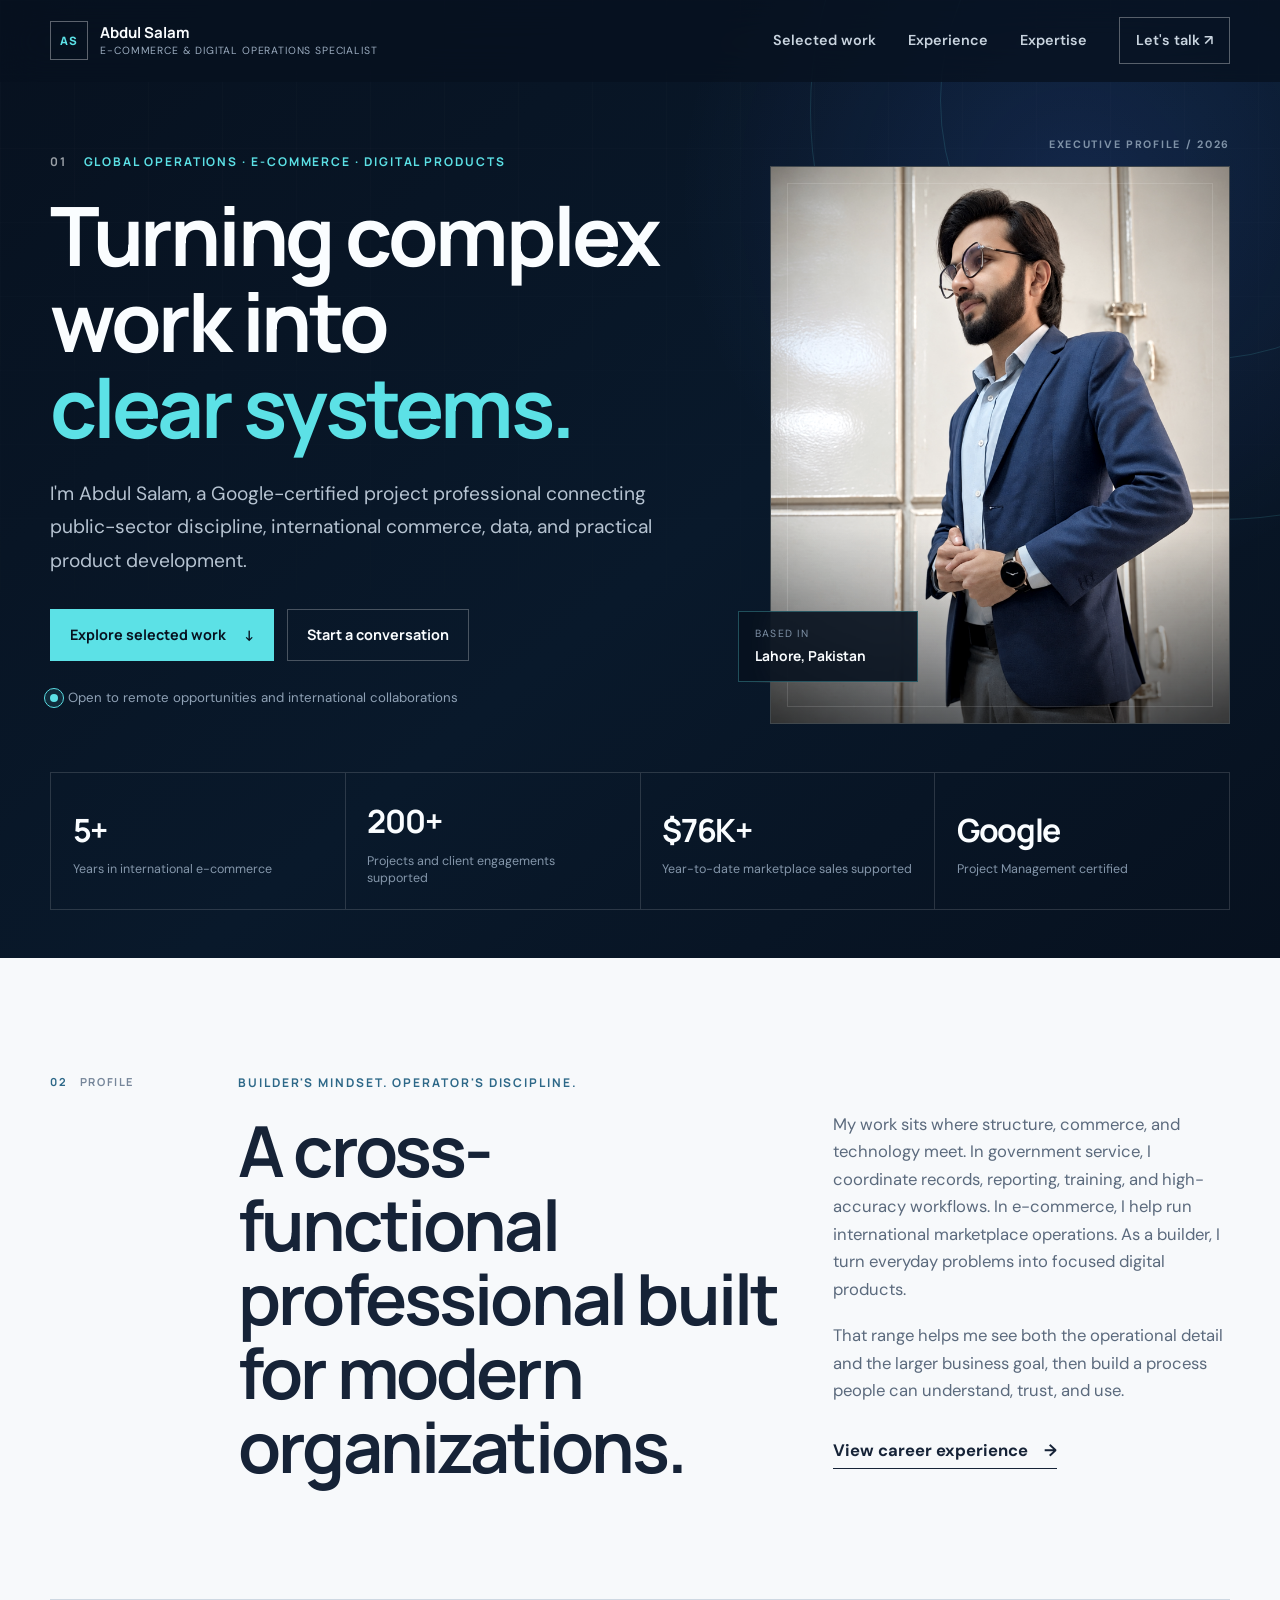
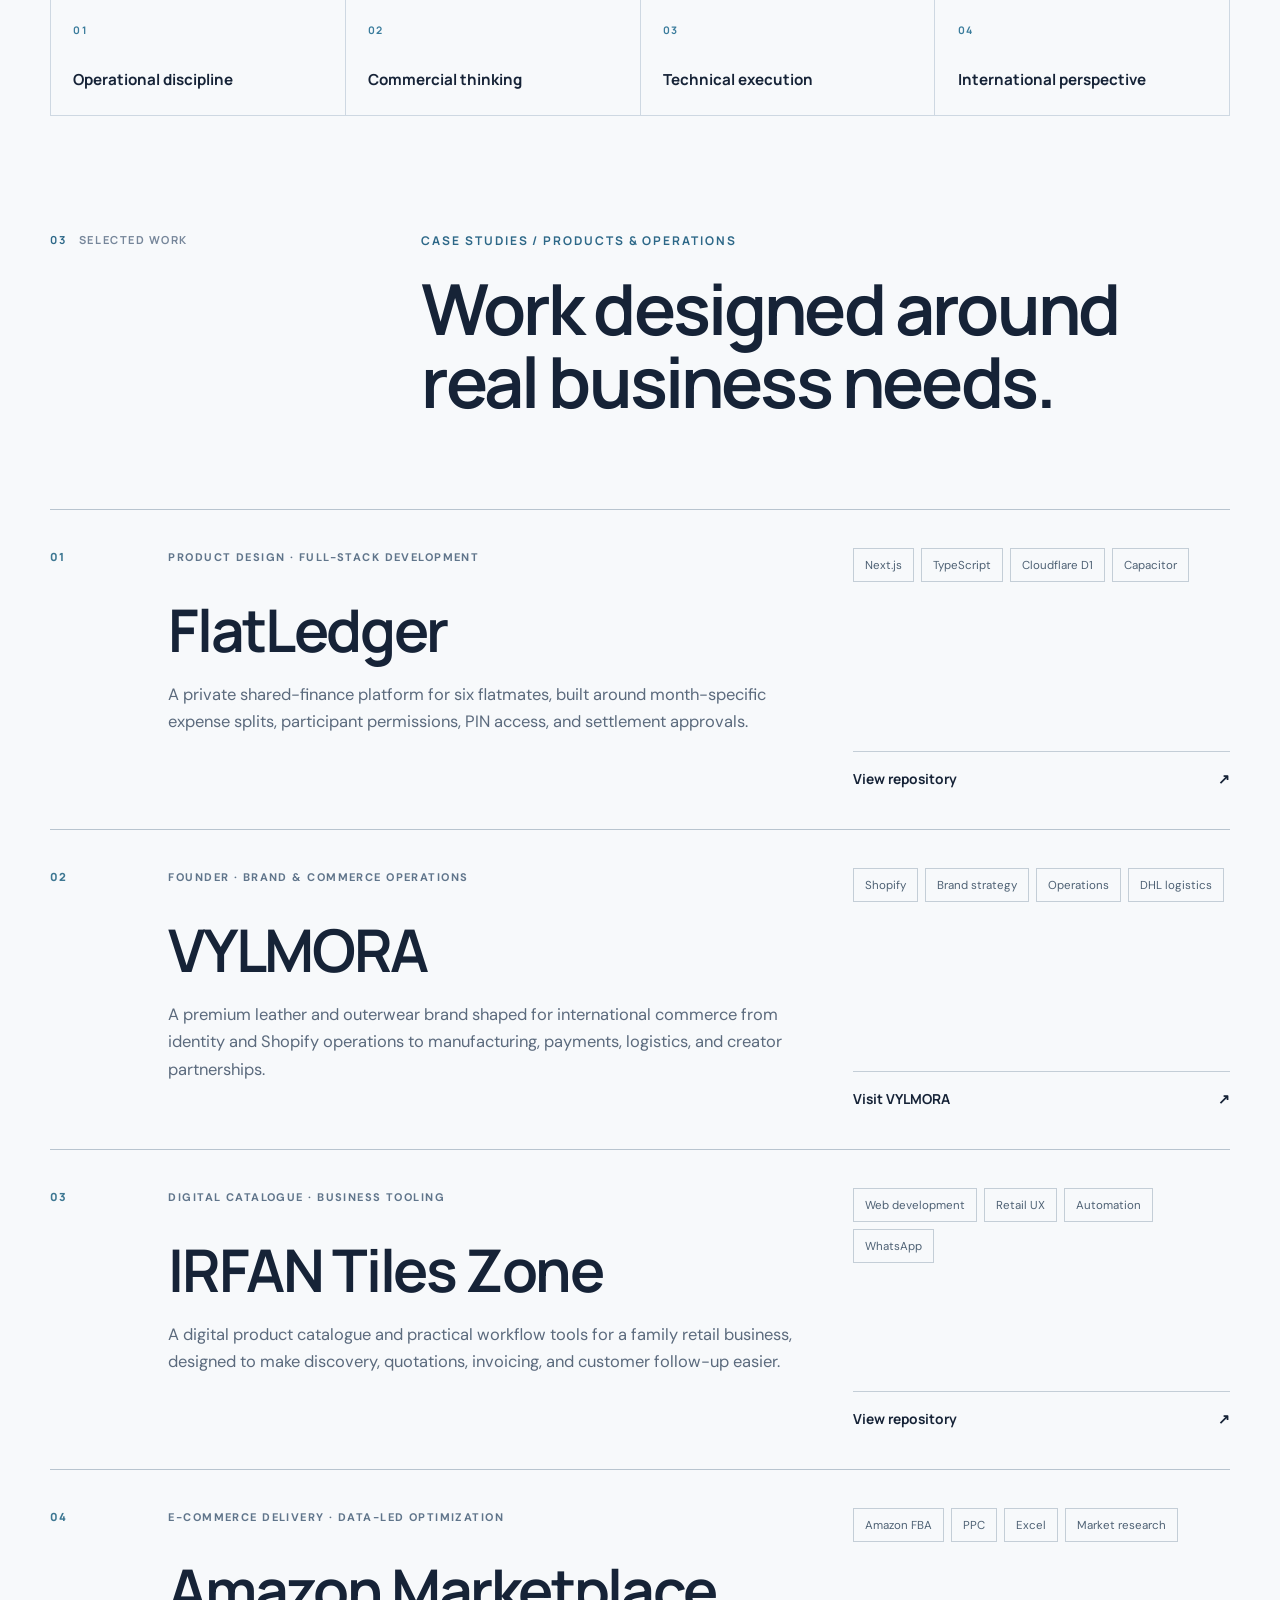
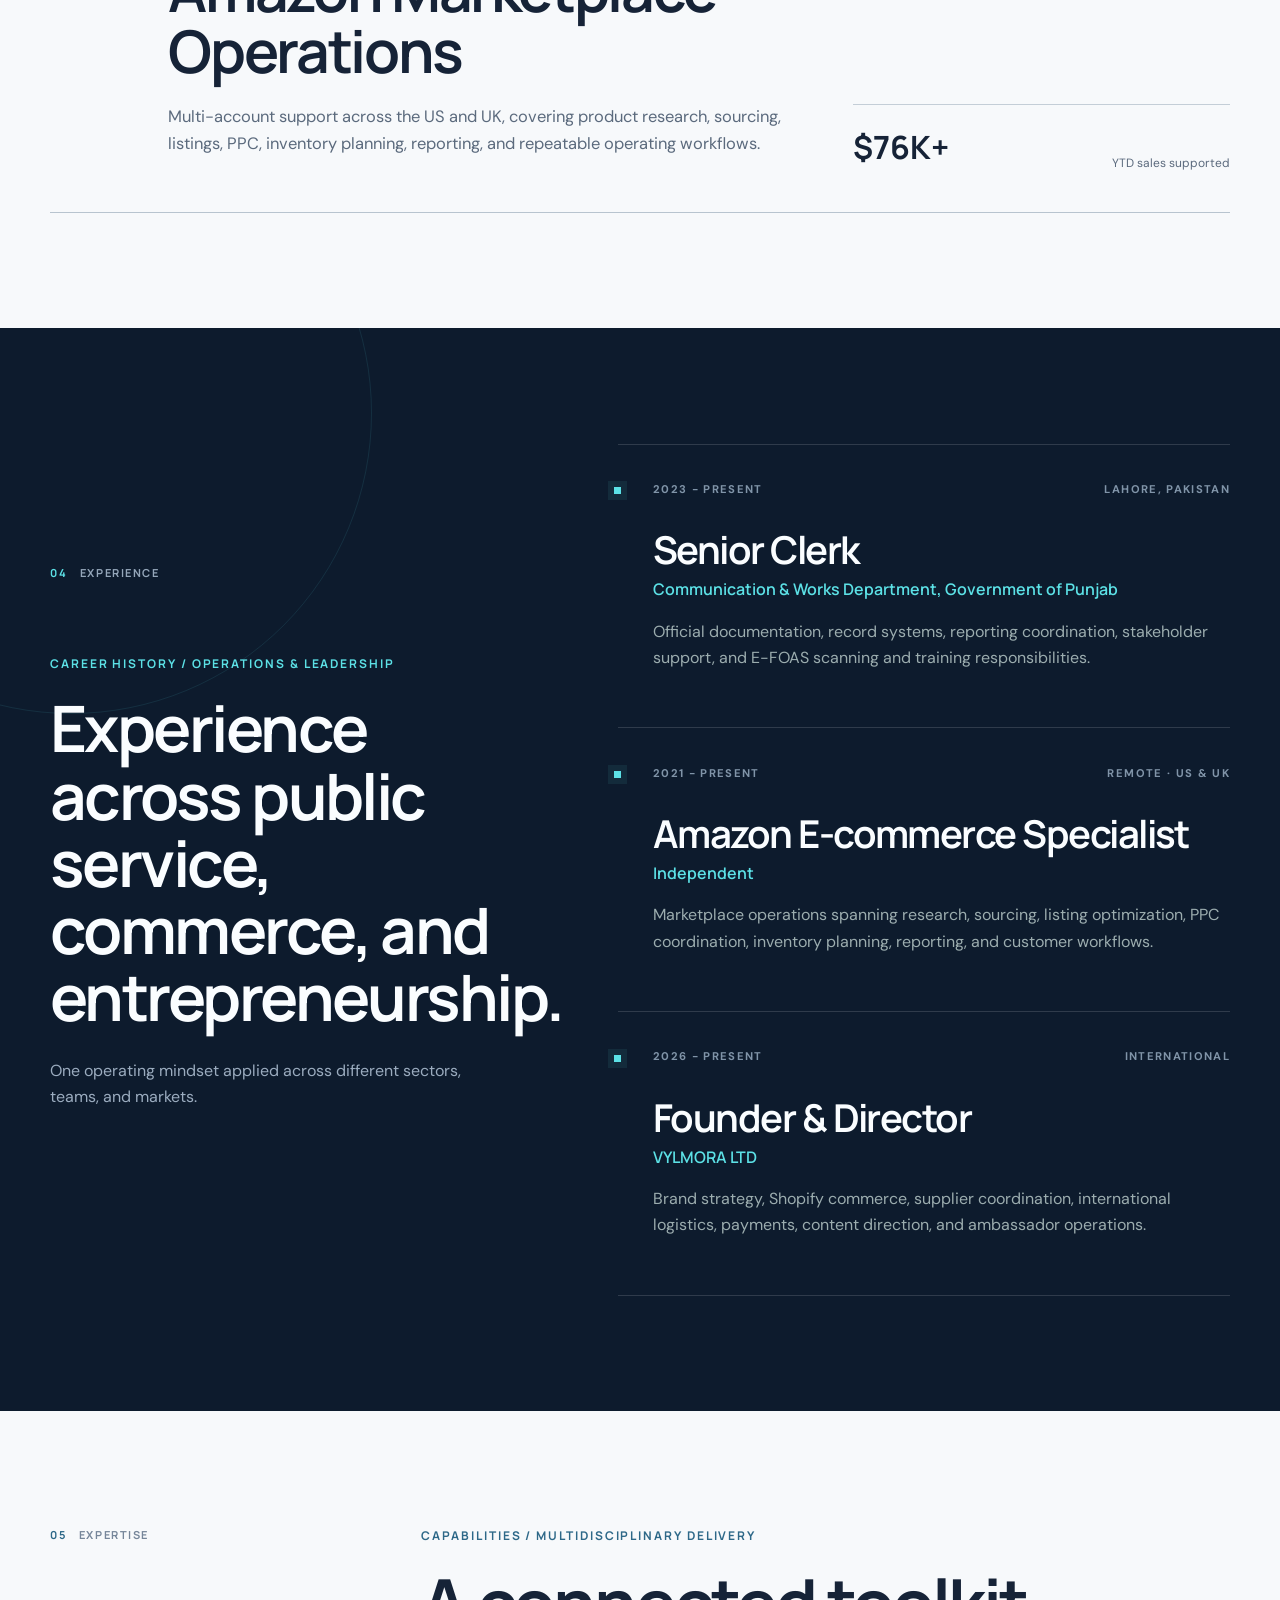
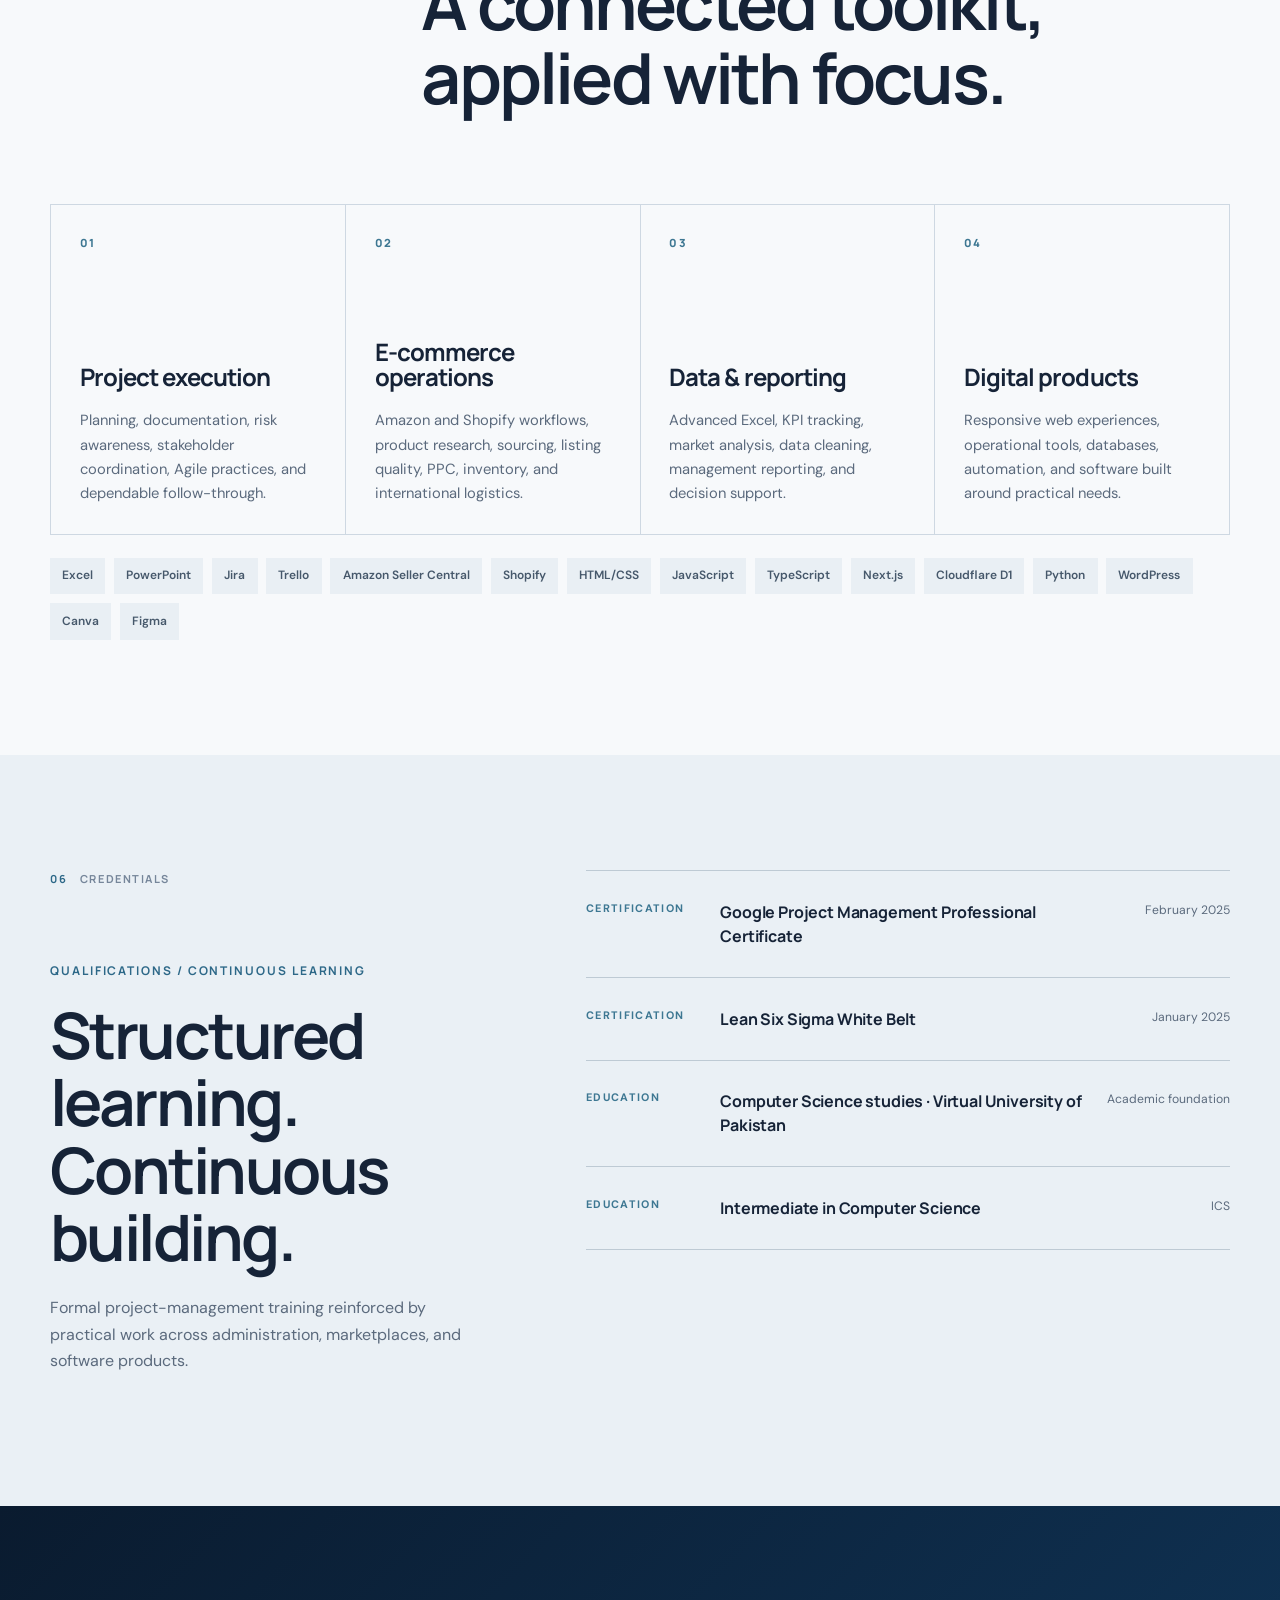
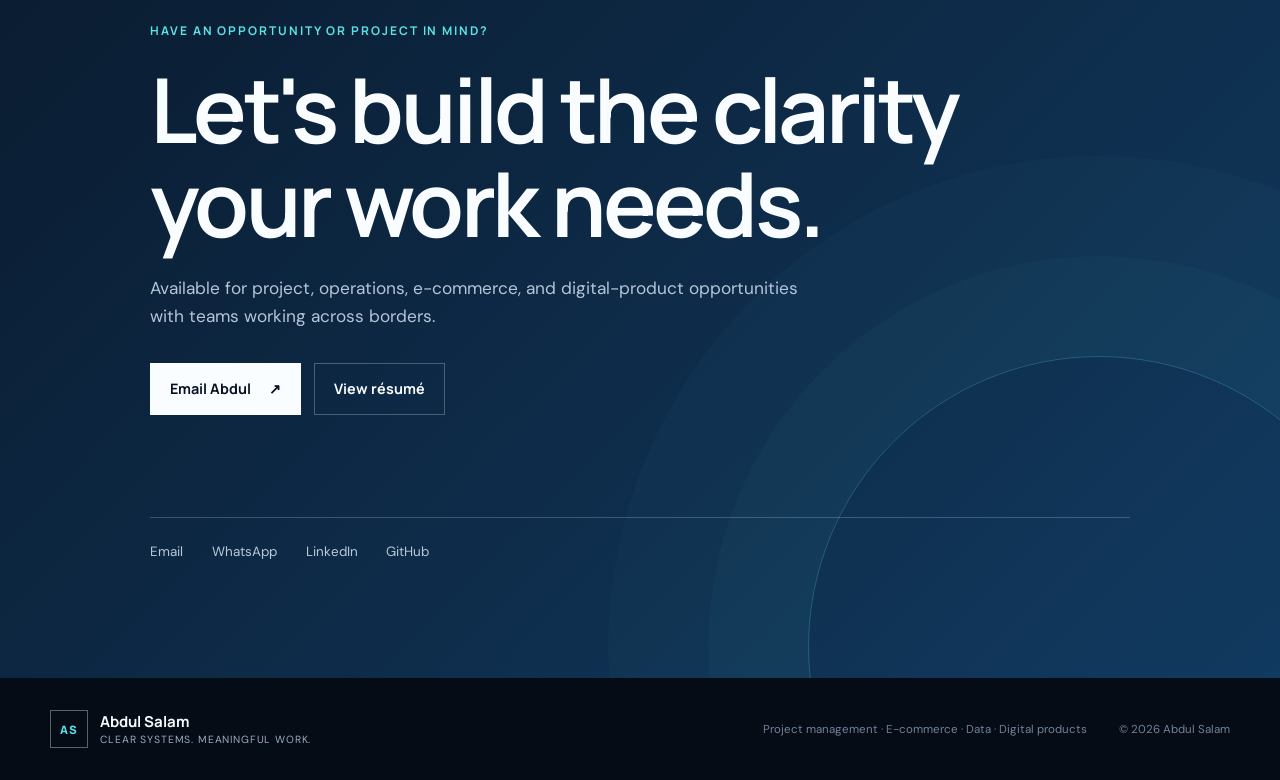
<file: index.html>
<!doctype html>
<html lang="en">
  <head>
    <meta charset="UTF-8" />
    <meta name="viewport" content="width=device-width, initial-scale=1" />
    <meta
      name="description"
      content="Abdul Salam - project management, international e-commerce, data reporting, and digital product development."
    />
    <meta name="theme-color" content="#07111f" />
    <title>Abdul Salam - Operations, Commerce & Digital Products</title>
    <link rel="preconnect" href="https://fonts.googleapis.com" />
    <link rel="preconnect" href="https://fonts.gstatic.com" crossorigin />
    <link
      href="https://fonts.googleapis.com/css2?family=DM+Sans:wght@400;500;600&family=Manrope:wght@500;600;700;800&display=swap"
      rel="stylesheet"
    />
    <link
      rel="icon"
      type="image/svg+xml"
      href="data:image/svg+xml,%3Csvg xmlns='http://www.w3.org/2000/svg' viewBox='0 0 64 64'%3E%3Crect width='64' height='64' rx='12' fill='%2307111f'/%3E%3Cpath d='M17 46 29 16h7l12 30h-8l-2-6H27l-2 6h-8Zm12-13h7l-3.5-10L29 33Z' fill='%235ce1e6'/%3E%3C/svg%3E"
    />
    <link rel="stylesheet" href="styles.css" />
    <script src="scripts.js" defer></script>
  </head>
  <body>
    <a class="skip-link" href="#main-content">Skip to content</a>

    <header class="site-header" data-header>
      <a class="brand" href="#top" aria-label="Abdul Salam - home">
        <span class="brand-mark" aria-hidden="true">AS</span>
        <span class="brand-copy">
          <strong>Abdul Salam</strong>
          <small>E-COMMERCE & DIGITAL OPERATIONS SPECIALIST</small>
        </span>
      </a>

      <button
        class="menu-toggle"
        type="button"
        aria-expanded="false"
        aria-controls="primary-nav"
      >
        <span class="sr-only">Open navigation</span>
        <span></span><span></span>
      </button>

      <nav class="primary-nav" id="primary-nav" aria-label="Primary navigation">
        <a href="#work">Selected work</a>
        <a href="#experience">Experience</a>
        <a href="#expertise">Expertise</a>
        <a class="nav-cta" href="#contact"
          >Let's talk <span aria-hidden="true">↗</span></a
        >
      </nav>
    </header>

    <main id="main-content">
      <section class="hero" id="top" aria-labelledby="hero-title">
        <div class="hero-grid" aria-hidden="true"></div>
        <div class="hero-orbit hero-orbit-one" aria-hidden="true"></div>
        <div class="hero-orbit hero-orbit-two" aria-hidden="true"></div>

        <div class="hero-copy reveal">
          <p class="eyebrow">
            <span>01</span> Global operations · E-commerce · Digital products
          </p>
          <h1 id="hero-title">
            Turning complex work into <em>clear systems.</em>
          </h1>
          <p class="hero-intro">
            I'm Abdul Salam, a Google-certified project professional connecting
            public-sector discipline, international commerce, data, and
            practical product development.
          </p>

          <div class="hero-actions">
            <a class="button button-primary" href="#work"
              >Explore selected work <span aria-hidden="true">↓</span></a
            >
            <a class="button button-ghost" href="mailto:as1745722@gmail.com"
              >Start a conversation</a
            >
          </div>

          <div class="availability" aria-label="Availability">
            <span class="signal" aria-hidden="true"></span>
            Open to remote opportunities and international collaborations
          </div>
        </div>

        <div class="hero-portrait-wrap reveal reveal-late">
          <div class="portrait-label">Executive profile / 2026</div>
          <div class="portrait-frame">
            <img
              src="abdul-salam-portrait.jpg"
              alt="Portrait of Abdul Salam in professional attire"
              width="2399"
              height="2803"
            />
            <div class="portrait-wash" aria-hidden="true"></div>
          </div>
          <div class="portrait-badge badge-location">
            <span>Based in</span>
            <strong>Lahore, Pakistan</strong>
          </div>
        </div>

        <div class="hero-metrics reveal reveal-late">
          <div class="metric">
            <strong>5+</strong>
            <span>Years in international e-commerce</span>
          </div>
          <div class="metric">
            <strong>200+</strong>
            <span>Projects and client engagements supported</span>
          </div>
          <div class="metric">
            <strong>$76K+</strong>
            <span>Year-to-date marketplace sales supported</span>
          </div>
          <div class="metric">
            <strong>Google</strong>
            <span>Project Management certified</span>
          </div>
        </div>
      </section>

      <section
        class="intro section-light"
        id="about"
        aria-labelledby="intro-title"
      >
        <div class="section-shell intro-layout">
          <div class="section-index reveal">
            <span>02</span>
            <p>Profile</p>
          </div>
          <div class="intro-heading reveal">
            <p class="eyebrow eyebrow-dark">
              Builder's mindset. Operator's discipline.
            </p>
            <h2 id="intro-title">
              A cross-functional professional built for modern organizations.
            </h2>
          </div>
          <div class="intro-copy reveal">
            <p>
              My work sits where structure, commerce, and technology meet. In
              government service, I coordinate records, reporting, training, and
              high-accuracy workflows. In e-commerce, I help run international
              marketplace operations. As a builder, I turn everyday problems
              into focused digital products.
            </p>
            <p>
              That range helps me see both the operational detail and the larger
              business goal, then build a process people can understand, trust,
              and use.
            </p>
            <a class="text-link" href="#experience"
              >View career experience <span aria-hidden="true">→</span></a
            >
          </div>
        </div>

        <div class="strength-rail" aria-label="Professional strengths">
          <div><span>01</span>Operational discipline</div>
          <div><span>02</span>Commercial thinking</div>
          <div><span>03</span>Technical execution</div>
          <div><span>04</span>International perspective</div>
        </div>
      </section>

      <section
        class="work section-light"
        id="work"
        aria-labelledby="work-title"
      >
        <div class="section-shell">
          <div class="section-heading reveal">
            <div class="section-index">
              <span>03</span>
              <p>Selected work</p>
            </div>
            <div>
              <p class="eyebrow eyebrow-dark">
                Case studies / products & operations
              </p>
              <h2 id="work-title">Work designed around real business needs.</h2>
            </div>
          </div>

          <div class="project-list">
            <article class="project-row reveal">
              <div class="project-number">01</div>
              <div class="project-main">
                <p class="project-type">
                  Product design · Full-stack development
                </p>
                <h3>FlatLedger</h3>
                <p>
                  A private shared-finance platform for six flatmates, built
                  around month-specific expense splits, participant permissions,
                  PIN access, and settlement approvals.
                </p>
              </div>
              <div class="project-side">
                <ul class="tag-list" aria-label="Technologies">
                  <li>Next.js</li>
                  <li>TypeScript</li>
                  <li>Cloudflare D1</li>
                  <li>Capacitor</li>
                </ul>
                <a
                  class="project-link"
                  href="https://github.com/mr-ads-codes/flatledger"
                  target="_blank"
                  rel="noreferrer"
                >
                  View repository <span aria-hidden="true">↗</span>
                </a>
              </div>
            </article>

            <article class="project-row reveal">
              <div class="project-number">02</div>
              <div class="project-main">
                <p class="project-type">
                  Founder · Brand & commerce operations
                </p>
                <h3>VYLMORA</h3>
                <p>
                  A premium leather and outerwear brand shaped for international
                  commerce from identity and Shopify operations to
                  manufacturing, payments, logistics, and creator partnerships.
                </p>
              </div>
              <div class="project-side">
                <ul class="tag-list" aria-label="Capabilities">
                  <li>Shopify</li>
                  <li>Brand strategy</li>
                  <li>Operations</li>
                  <li>DHL logistics</li>
                </ul>
                <a
                  class="project-link"
                  href="https://vylmora.com"
                  target="_blank"
                  rel="noreferrer"
                >
                  Visit VYLMORA <span aria-hidden="true">↗</span>
                </a>
              </div>
            </article>

            <article class="project-row reveal">
              <div class="project-number">03</div>
              <div class="project-main">
                <p class="project-type">Digital catalogue · Business tooling</p>
                <h3>IRFAN Tiles Zone</h3>
                <p>
                  A digital product catalogue and practical workflow tools for a
                  family retail business, designed to make discovery,
                  quotations, invoicing, and customer follow-up easier.
                </p>
              </div>
              <div class="project-side">
                <ul class="tag-list" aria-label="Capabilities">
                  <li>Web development</li>
                  <li>Retail UX</li>
                  <li>Automation</li>
                  <li>WhatsApp</li>
                </ul>
                <a
                  class="project-link"
                  href="https://github.com/mr-ads-codes/itz-catalog"
                  target="_blank"
                  rel="noreferrer"
                >
                  View repository <span aria-hidden="true">↗</span>
                </a>
              </div>
            </article>

            <article class="project-row project-row-metric reveal">
              <div class="project-number">04</div>
              <div class="project-main">
                <p class="project-type">
                  E-commerce delivery · Data-led optimization
                </p>
                <h3>Amazon Marketplace Operations</h3>
                <p>
                  Multi-account support across the US and UK, covering product
                  research, sourcing, listings, PPC, inventory planning,
                  reporting, and repeatable operating workflows.
                </p>
              </div>
              <div class="project-side">
                <ul class="tag-list" aria-label="Capabilities">
                  <li>Amazon FBA</li>
                  <li>PPC</li>
                  <li>Excel</li>
                  <li>Market research</li>
                </ul>
                <div class="impact">
                  <strong>$76K+</strong><span>YTD sales supported</span>
                </div>
              </div>
            </article>
          </div>
        </div>
      </section>

      <section
        class="experience section-dark"
        id="experience"
        aria-labelledby="experience-title"
      >
        <div class="section-shell experience-layout">
          <div class="experience-intro reveal">
            <div class="section-index section-index-light">
              <span>04</span>
              <p>Experience</p>
            </div>
            <p class="eyebrow">Career history / operations & leadership</p>
            <h2 id="experience-title">
              Experience across public service, commerce, and entrepreneurship.
            </h2>
            <p>
              One operating mindset applied across different sectors, teams, and
              markets.
            </p>
          </div>

          <div class="timeline">
            <article class="timeline-item reveal">
              <div class="timeline-meta">
                <time>2023 - Present</time><span>Lahore, Pakistan</span>
              </div>
              <h3>Senior Clerk</h3>
              <p class="company">
                Communication & Works Department, Government of Punjab
              </p>
              <p>
                Official documentation, record systems, reporting coordination,
                stakeholder support, and E-FOAS scanning and training
                responsibilities.
              </p>
            </article>
            <article class="timeline-item reveal">
              <div class="timeline-meta">
                <time>2021 - Present</time><span>Remote · US & UK</span>
              </div>
              <h3>Amazon E-commerce Specialist</h3>
              <p class="company">Independent</p>
              <p>
                Marketplace operations spanning research, sourcing, listing
                optimization, PPC coordination, inventory planning, reporting,
                and customer workflows.
              </p>
            </article>
            <article class="timeline-item reveal">
              <div class="timeline-meta">
                <time>2026 - Present</time><span>International</span>
              </div>
              <h3>Founder & Director</h3>
              <p class="company">VYLMORA LTD</p>
              <p>
                Brand strategy, Shopify commerce, supplier coordination,
                international logistics, payments, content direction, and
                ambassador operations.
              </p>
            </article>
          </div>
        </div>
      </section>

      <section
        class="expertise section-light"
        id="expertise"
        aria-labelledby="expertise-title"
      >
        <div class="section-shell">
          <div class="section-heading reveal">
            <div class="section-index">
              <span>05</span>
              <p>Expertise</p>
            </div>
            <div>
              <p class="eyebrow eyebrow-dark">
                Capabilities / multidisciplinary delivery
              </p>
              <h2 id="expertise-title">
                A connected toolkit, applied with focus.
              </h2>
            </div>
          </div>

          <div class="expertise-grid">
            <article class="expertise-card reveal">
              <span>01</span>
              <h3>Project execution</h3>
              <p>
                Planning, documentation, risk awareness, stakeholder
                coordination, Agile practices, and dependable follow-through.
              </p>
            </article>
            <article class="expertise-card reveal">
              <span>02</span>
              <h3>E-commerce operations</h3>
              <p>
                Amazon and Shopify workflows, product research, sourcing,
                listing quality, PPC, inventory, and international logistics.
              </p>
            </article>
            <article class="expertise-card reveal">
              <span>03</span>
              <h3>Data & reporting</h3>
              <p>
                Advanced Excel, KPI tracking, market analysis, data cleaning,
                management reporting, and decision support.
              </p>
            </article>
            <article class="expertise-card reveal">
              <span>04</span>
              <h3>Digital products</h3>
              <p>
                Responsive web experiences, operational tools, databases,
                automation, and software built around practical needs.
              </p>
            </article>
          </div>

          <div class="tool-cloud reveal" aria-label="Tools and platforms">
            <span>Excel</span><span>PowerPoint</span><span>Jira</span
            ><span>Trello</span> <span>Amazon Seller Central</span
            ><span>Shopify</span><span>HTML/CSS</span><span>JavaScript</span>
            <span>TypeScript</span><span>Next.js</span><span>Cloudflare D1</span
            ><span>Python</span> <span>WordPress</span><span>Canva</span
            ><span>Figma</span>
          </div>
        </div>
      </section>

      <section
        class="credentials section-mist"
        aria-labelledby="credentials-title"
      >
        <div class="section-shell credentials-layout">
          <div class="credentials-intro reveal">
            <div class="section-index">
              <span>06</span>
              <p>Credentials</p>
            </div>
            <p class="eyebrow eyebrow-dark">
              Qualifications / continuous learning
            </p>
            <h2 id="credentials-title">
              Structured learning. Continuous building.
            </h2>
            <p>
              Formal project-management training reinforced by practical work
              across administration, marketplaces, and software products.
            </p>
          </div>
          <div class="credential-list">
            <article class="credential reveal">
              <span>Certification</span>
              <h3>Google Project Management Professional Certificate</h3>
              <time>February 2025</time>
            </article>
            <article class="credential reveal">
              <span>Certification</span>
              <h3>Lean Six Sigma White Belt</h3>
              <time>January 2025</time>
            </article>
            <article class="credential reveal">
              <span>Education</span>
              <h3>Computer Science studies · Virtual University of Pakistan</h3>
              <time>Academic foundation</time>
            </article>
            <article class="credential reveal">
              <span>Education</span>
              <h3>Intermediate in Computer Science</h3>
              <time>ICS</time>
            </article>
          </div>
        </div>
      </section>

      <section class="contact" id="contact" aria-labelledby="contact-title">
        <div class="contact-grid" aria-hidden="true"></div>
        <div class="contact-inner reveal">
          <p class="eyebrow">Have an opportunity or project in mind?</p>
          <h2 id="contact-title">Let's build the clarity your work needs.</h2>
          <p>
            Available for project, operations, e-commerce, and digital-product
            opportunities with teams working across borders.
          </p>
          <div class="contact-actions">
            <a class="button button-light" href="mailto:as1745722@gmail.com"
              >Email Abdul <span aria-hidden="true">↗</span></a
            >
            <a
              class="button button-ghost"
              href="Abdul_Salam_CV.pdf"
              target="_blank"
              rel="noreferrer"
              >View résumé</a
            >
          </div>
          <div class="contact-links" aria-label="Contact links">
            <a href="mailto:as1745722@gmail.com">Email</a>
            <a
              href="https://wa.me/923176338510"
              target="_blank"
              rel="noreferrer"
              >WhatsApp</a
            >
            <a
              href="https://www.linkedin.com/in/mr-abdul-salam"
              target="_blank"
              rel="noreferrer"
              >LinkedIn</a
            >
            <a
              href="https://github.com/mr-ads-codes"
              target="_blank"
              rel="noreferrer"
              >GitHub</a
            >
          </div>
        </div>
      </section>
    </main>

    <footer class="site-footer">
      <a class="brand brand-footer" href="#top" aria-label="Back to top">
        <span class="brand-mark" aria-hidden="true">AS</span>
        <span class="brand-copy"
          ><strong>Abdul Salam</strong
          ><small>Clear systems. Meaningful work.</small></span
        >
      </a>
      <p>Project management · E-commerce · Data · Digital products</p>
      <p>© <span data-year>2026</span> Abdul Salam</p>
    </footer>
  </body>
</html>
</file>
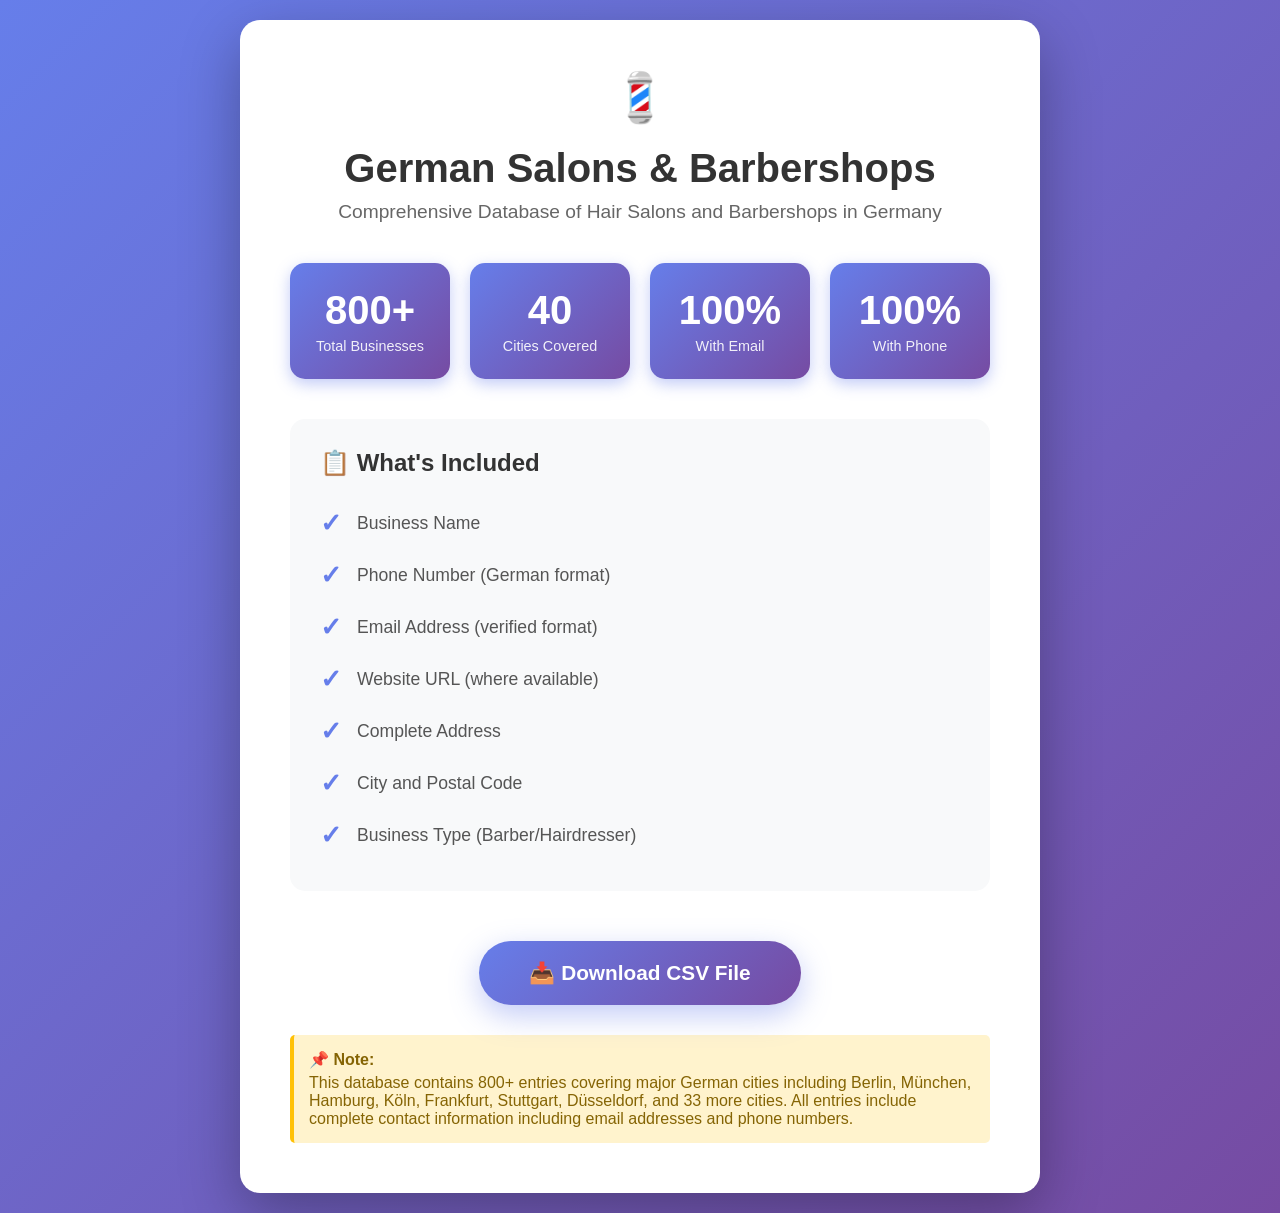
<file: download-salons.html>
<!DOCTYPE html>
<html lang="en">
<head>
    <meta charset="UTF-8">
    <meta name="viewport" content="width=device-width, initial-scale=1.0">
    <title>German Salons & Barbershops Database - Download</title>
    <style>
        * {
            margin: 0;
            padding: 0;
            box-sizing: border-box;
        }

        body {
            font-family: -apple-system, BlinkMacSystemFont, 'Segoe UI', Roboto, Oxygen, Ubuntu, Cantarell, sans-serif;
            background: linear-gradient(135deg, #667eea 0%, #764ba2 100%);
            min-height: 100vh;
            display: flex;
            align-items: center;
            justify-content: center;
            padding: 20px;
        }

        .container {
            background: white;
            border-radius: 20px;
            box-shadow: 0 20px 60px rgba(0, 0, 0, 0.3);
            max-width: 800px;
            width: 100%;
            padding: 50px;
            text-align: center;
        }

        h1 {
            color: #333;
            font-size: 2.5em;
            margin-bottom: 10px;
            font-weight: 700;
        }

        .subtitle {
            color: #666;
            font-size: 1.2em;
            margin-bottom: 30px;
        }

        .stats-grid {
            display: grid;
            grid-template-columns: repeat(auto-fit, minmax(150px, 1fr));
            gap: 20px;
            margin: 40px 0;
        }

        .stat-card {
            background: linear-gradient(135deg, #667eea 0%, #764ba2 100%);
            color: white;
            padding: 25px;
            border-radius: 15px;
            box-shadow: 0 5px 15px rgba(102, 126, 234, 0.4);
        }

        .stat-number {
            font-size: 2.5em;
            font-weight: 700;
            margin-bottom: 5px;
        }

        .stat-label {
            font-size: 0.9em;
            opacity: 0.9;
        }

        .features {
            background: #f8f9fa;
            border-radius: 15px;
            padding: 30px;
            margin: 30px 0;
            text-align: left;
        }

        .features h2 {
            color: #333;
            margin-bottom: 20px;
            font-size: 1.5em;
        }

        .features ul {
            list-style: none;
            padding: 0;
        }

        .features li {
            padding: 10px 0;
            color: #555;
            font-size: 1.1em;
            display: flex;
            align-items: center;
        }

        .features li:before {
            content: "✓";
            color: #667eea;
            font-weight: bold;
            font-size: 1.5em;
            margin-right: 15px;
        }

        .download-btn {
            background: linear-gradient(135deg, #667eea 0%, #764ba2 100%);
            color: white;
            border: none;
            padding: 20px 50px;
            font-size: 1.3em;
            font-weight: 600;
            border-radius: 50px;
            cursor: pointer;
            box-shadow: 0 10px 30px rgba(102, 126, 234, 0.4);
            transition: all 0.3s ease;
            text-decoration: none;
            display: inline-block;
            margin-top: 20px;
        }

        .download-btn:hover {
            transform: translateY(-3px);
            box-shadow: 0 15px 40px rgba(102, 126, 234, 0.6);
        }

        .download-btn:active {
            transform: translateY(-1px);
        }

        .icon {
            font-size: 3em;
            margin-bottom: 20px;
        }

        .note {
            background: #fff3cd;
            border-left: 4px solid #ffc107;
            padding: 15px;
            margin-top: 30px;
            text-align: left;
            border-radius: 5px;
            color: #856404;
        }

        .note strong {
            display: block;
            margin-bottom: 5px;
        }

        @media (max-width: 600px) {
            .container {
                padding: 30px 20px;
            }

            h1 {
                font-size: 1.8em;
            }

            .stat-number {
                font-size: 2em;
            }
        }
    </style>
</head>
<body>
    <div class="container">
        <div class="icon">💈</div>
        <h1>German Salons & Barbershops</h1>
        <p class="subtitle">Comprehensive Database of Hair Salons and Barbershops in Germany</p>

        <div class="stats-grid">
            <div class="stat-card">
                <div class="stat-number">800+</div>
                <div class="stat-label">Total Businesses</div>
            </div>
            <div class="stat-card">
                <div class="stat-number">40</div>
                <div class="stat-label">Cities Covered</div>
            </div>
            <div class="stat-card">
                <div class="stat-number">100%</div>
                <div class="stat-label">With Email</div>
            </div>
            <div class="stat-card">
                <div class="stat-number">100%</div>
                <div class="stat-label">With Phone</div>
            </div>
        </div>

        <div class="features">
            <h2>📋 What's Included</h2>
            <ul>
                <li>Business Name</li>
                <li>Phone Number (German format)</li>
                <li>Email Address (verified format)</li>
                <li>Website URL (where available)</li>
                <li>Complete Address</li>
                <li>City and Postal Code</li>
                <li>Business Type (Barber/Hairdresser)</li>
            </ul>
        </div>

        <a href="german_salons_barbershops.csv" download="german_salons_barbershops.csv" class="download-btn">
            📥 Download CSV File
        </a>

        <div class="note">
            <strong>📌 Note:</strong>
            This database contains 800+ entries covering major German cities including Berlin, München, Hamburg, Köln, Frankfurt, Stuttgart, Düsseldorf, and 33 more cities. All entries include complete contact information including email addresses and phone numbers.
        </div>
    </div>

    <script>
        // Add click tracking
        document.querySelector('.download-btn').addEventListener('click', function() {
            console.log('CSV download initiated');
            
            // Show success message
            setTimeout(function() {
                const note = document.querySelector('.note');
                note.style.background = '#d4edda';
                note.style.borderColor = '#28a745';
                note.style.color = '#155724';
                note.innerHTML = '<strong>✓ Download Started!</strong> Your CSV file is being downloaded. Check your downloads folder.';
            }, 100);
        });
    </script>
</body>
</html>
</file>
<file: styles.css>
:root {
  --ink: #07111f;
  --ink-soft: #0d1b2d;
  --ink-raised: #10243d;
  --paper: #f7f9fb;
  --mist: #eaf0f5;
  --line: #ced8e2;
  --line-dark: rgba(255, 255, 255, 0.14);
  --text: #162337;
  --muted: #5b6a7d;
  --muted-light: #9bacbf;
  --white: #fafdff;
  --accent: #5ce1e6;
  --accent-strong: #31cbd3;
  --blue: #4f7cff;
  --font-display: "Manrope", "Segoe UI", sans-serif;
  --font-body: "DM Sans", "Segoe UI", sans-serif;
  --page: min(1180px, calc(100vw - 48px));
  --section-space: clamp(5rem, 9vw, 9rem);
}

* { box-sizing: border-box; }

html {
  scroll-behavior: smooth;
  scroll-padding-top: 96px;
}

body {
  margin: 0;
  background: var(--ink);
  color: var(--white);
  font-family: var(--font-body);
  font-size: 1rem;
  line-height: 1.65;
  overflow-x: hidden;
}

body.menu-open { overflow: hidden; }

::selection { background: var(--accent); color: var(--ink); }

a { color: inherit; text-decoration: none; }
img { display: block; max-width: 100%; }
button, a { -webkit-tap-highlight-color: transparent; }

.sr-only {
  position: absolute;
  width: 1px;
  height: 1px;
  padding: 0;
  margin: -1px;
  overflow: hidden;
  clip: rect(0, 0, 0, 0);
  white-space: nowrap;
  border: 0;
}

.skip-link {
  position: fixed;
  left: 1rem;
  top: -4rem;
  z-index: 100;
  background: var(--accent);
  color: var(--ink);
  padding: 0.8rem 1rem;
  font-weight: 700;
}

.skip-link:focus { top: 1rem; }

.site-header {
  position: fixed;
  z-index: 50;
  top: 0;
  left: 0;
  right: 0;
  height: 82px;
  padding: 0 max(24px, calc((100vw - 1180px) / 2));
  display: flex;
  align-items: center;
  justify-content: space-between;
  background: rgba(7, 17, 31, 0.78);
  border-bottom: 1px solid transparent;
  backdrop-filter: blur(18px);
  transition: height 180ms ease, border-color 180ms ease, background 180ms ease;
}

.site-header.is-scrolled {
  height: 68px;
  background: rgba(7, 17, 31, 0.95);
  border-color: var(--line-dark);
}

.brand { display: inline-flex; align-items: center; gap: 0.75rem; }

.brand-mark {
  width: 2.4rem;
  aspect-ratio: 1;
  display: grid;
  place-items: center;
  border: 1px solid rgba(255, 255, 255, 0.35);
  color: var(--accent);
  font-family: var(--font-display);
  font-size: 0.72rem;
  font-weight: 800;
  letter-spacing: 0.08em;
}

.brand-copy { display: grid; line-height: 1.15; }
.brand-copy strong { font-family: var(--font-display); font-size: 0.94rem; }
.brand-copy small { margin-top: 0.22rem; color: var(--muted-light); font-size: 0.65rem; letter-spacing: 0.08em; text-transform: uppercase; }

.primary-nav { display: flex; align-items: center; gap: 2rem; font-size: 0.9rem; font-weight: 600; }
.primary-nav > a { position: relative; color: #c9d4df; }
.primary-nav > a:not(.nav-cta)::after {
  content: "";
  position: absolute;
  left: 0;
  right: 100%;
  bottom: -0.3rem;
  height: 1px;
  background: var(--accent);
  transition: right 180ms ease;
}
.primary-nav > a:hover::after, .primary-nav > a:focus-visible::after { right: 0; }

.nav-cta {
  padding: 0.65rem 1rem;
  border: 1px solid rgba(255, 255, 255, 0.32);
}
.nav-cta:hover { border-color: var(--accent); color: var(--accent); }

.menu-toggle { display: none; }

.hero {
  position: relative;
  min-height: 100svh;
  padding: clamp(8.5rem, 14vh, 11rem) max(24px, calc((100vw - 1180px) / 2)) 3rem;
  display: grid;
  grid-template-columns: minmax(0, 1.1fr) minmax(360px, 0.9fr);
  grid-template-rows: 1fr auto;
  gap: 3rem 4.5rem;
  overflow: hidden;
  isolation: isolate;
  background:
    radial-gradient(circle at 84% 20%, rgba(79, 124, 255, 0.14), transparent 30%),
    linear-gradient(140deg, #07111f 0%, #09192b 55%, #07111f 100%);
}

.hero-grid, .contact-grid {
  position: absolute;
  inset: 0;
  z-index: -2;
  opacity: 0.28;
  background-image:
    linear-gradient(rgba(255,255,255,0.055) 1px, transparent 1px),
    linear-gradient(90deg, rgba(255,255,255,0.055) 1px, transparent 1px);
  background-size: 74px 74px;
  mask-image: linear-gradient(to bottom, #000, transparent 82%);
}

.hero-orbit { position: absolute; z-index: -1; border: 1px solid rgba(92, 225, 230, 0.14); border-radius: 50%; }
.hero-orbit-one { width: 520px; height: 520px; right: -180px; top: -160px; }
.hero-orbit-two { width: 820px; height: 820px; right: -350px; top: -300px; }

.hero-copy { align-self: center; max-width: 720px; }

.eyebrow {
  margin: 0 0 1.3rem;
  color: var(--accent);
  font-family: var(--font-display);
  font-size: 0.75rem;
  font-weight: 700;
  letter-spacing: 0.16em;
  text-transform: uppercase;
}
.eyebrow span { margin-right: 0.8rem; color: var(--white); opacity: 0.6; }
.eyebrow-dark { color: #2d6888; }

h1, h2, h3, p { margin-top: 0; }
h1, h2, h3 { font-family: var(--font-display); line-height: 1.05; letter-spacing: -0.04em; }

h1 {
  margin-bottom: 1.7rem;
  max-width: 780px;
  font-size: clamp(3.3rem, 6.4vw, 6.25rem);
  font-weight: 700;
}
h1 em { display: block; color: var(--accent); font-style: normal; }

.hero-intro { max-width: 650px; color: #b6c3d1; font-size: clamp(1.03rem, 1.5vw, 1.25rem); line-height: 1.72; }

.hero-actions, .contact-actions { display: flex; flex-wrap: wrap; gap: 0.8rem; margin-top: 2rem; }

.button {
  min-height: 3.25rem;
  padding: 0.82rem 1.2rem;
  display: inline-flex;
  align-items: center;
  justify-content: center;
  gap: 1.1rem;
  border: 1px solid transparent;
  font-family: var(--font-display);
  font-size: 0.9rem;
  font-weight: 700;
  transition: transform 180ms ease, background 180ms ease, border-color 180ms ease;
}
.button:hover, .button:focus-visible { transform: translateY(-2px); }
.button-primary { background: var(--accent); color: var(--ink); }
.button-primary:hover { background: #7ef3f6; }
.button-ghost { border-color: rgba(255, 255, 255, 0.26); color: var(--white); }
.button-ghost:hover { border-color: var(--accent); }
.button-light { background: var(--white); color: var(--ink); }

.availability { margin-top: 1.65rem; display: flex; align-items: center; gap: 0.65rem; color: #8fa1b5; font-size: 0.83rem; }
.signal { position: relative; width: 8px; height: 8px; border-radius: 50%; background: var(--accent); box-shadow: 0 0 0 5px rgba(92,225,230,.1); }
.signal::after { content: ""; position: absolute; inset: -6px; border: 1px solid var(--accent); border-radius: 50%; animation: signal 2s ease-out infinite; }

.hero-portrait-wrap { position: relative; align-self: center; width: min(100%, 460px); margin-left: auto; }
.portrait-label { margin-bottom: 0.8rem; color: #7f92a7; font-size: 0.67rem; font-weight: 700; letter-spacing: 0.16em; text-align: right; text-transform: uppercase; }
.portrait-frame { position: relative; height: min(62vh, 660px); min-height: 500px; overflow: hidden; border: 1px solid rgba(255,255,255,.2); background: #121a21; }
.portrait-frame::before { content: ""; position: absolute; z-index: 2; inset: 16px; border: 1px solid rgba(255,255,255,.13); pointer-events: none; }
.portrait-frame img { width: 100%; height: 100%; object-fit: cover; object-position: 50% 26%; filter: saturate(.78) contrast(1.05); }
.portrait-wash { position: absolute; inset: 0; background: linear-gradient(to top, rgba(7,17,31,.55), transparent 35%); mix-blend-mode: multiply; }

.portrait-badge { position: absolute; z-index: 3; min-width: 180px; padding: 0.85rem 1rem; display: grid; background: rgba(7,17,31,.9); border: 1px solid rgba(92,225,230,.3); backdrop-filter: blur(14px); }
.portrait-badge span { color: #7f92a7; font-size: .65rem; letter-spacing: .12em; text-transform: uppercase; }
.portrait-badge strong { margin-top: .18rem; font-family: var(--font-display); font-size: .86rem; }
.badge-location { left: -32px; bottom: 42px; }
.badge-scope { right: -24px; top: 84px; }

.hero-metrics { grid-column: 1 / -1; display: grid; grid-template-columns: repeat(4, 1fr); border-top: 1px solid var(--line-dark); border-left: 1px solid var(--line-dark); }
.metric { min-height: 112px; padding: 1.35rem; display: grid; align-content: center; border-right: 1px solid var(--line-dark); border-bottom: 1px solid var(--line-dark); }
.metric strong { font-family: var(--font-display); font-size: clamp(1.45rem, 2.5vw, 2.25rem); letter-spacing: -.04em; }
.metric span { margin-top: .3rem; color: #8496aa; font-size: .78rem; line-height: 1.4; }

.section-light { background: var(--paper); color: var(--text); }
.section-mist { background: var(--mist); color: var(--text); }
.section-dark { background: var(--ink-soft); color: var(--white); }
.section-shell { width: var(--page); margin: 0 auto; }

.intro { padding-top: var(--section-space); }
.intro-layout { display: grid; grid-template-columns: 140px minmax(0, 1.1fr) minmax(300px, .8fr); gap: 3rem; align-items: start; }

.section-index { display: flex; align-items: center; gap: .8rem; color: #76869a; font-family: var(--font-display); font-size: .69rem; font-weight: 700; letter-spacing: .14em; text-transform: uppercase; }
.section-index span { color: #2d6888; }
.section-index p { margin: 0; }
.section-index-light { color: #94a6b9; }
.section-index-light span { color: var(--accent); }

.intro-heading h2, .section-heading h2, .experience-intro h2, .credentials-intro h2 {
  margin: 0;
  max-width: 760px;
  font-size: clamp(2.5rem, 5.5vw, 5.3rem);
  font-weight: 650;
}

.intro-copy { padding-top: 2.35rem; color: var(--muted); font-size: 1.04rem; }
.intro-copy p + p { margin-top: 1.2rem; }
.text-link { display: inline-flex; gap: 1rem; margin-top: 1rem; padding-bottom: .22rem; border-bottom: 1px solid var(--text); color: var(--text); font-weight: 700; }

.strength-rail { width: var(--page); margin: var(--section-space) auto 0; display: grid; grid-template-columns: repeat(4, 1fr); border-top: 1px solid var(--line); border-left: 1px solid var(--line); }
.strength-rail div { min-height: 116px; padding: 1.4rem; display: flex; flex-direction: column; justify-content: space-between; border-right: 1px solid var(--line); border-bottom: 1px solid var(--line); font-family: var(--font-display); font-size: .95rem; font-weight: 700; }
.strength-rail span { color: #3a7c9c; font-size: .65rem; letter-spacing: .12em; }

.work { padding: var(--section-space) 0; }
.section-heading { display: grid; grid-template-columns: minmax(140px, 1fr) 2.5fr; gap: 3rem; align-items: start; margin-bottom: clamp(3.5rem, 7vw, 6rem); }

.project-list { border-top: 1px solid #b8c4cf; }
.project-row { min-height: 320px; padding: 2.4rem 0; display: grid; grid-template-columns: 80px minmax(0, 1.2fr) minmax(280px, .7fr); gap: 2.4rem; align-items: start; border-bottom: 1px solid #b8c4cf; transition: padding 220ms ease, background 220ms ease; }
.project-row:hover { padding-left: 1.2rem; padding-right: 1.2rem; background: #eef3f7; }
.project-number { color: #3d7792; font-family: var(--font-display); font-size: .7rem; font-weight: 800; letter-spacing: .12em; }
.project-type { margin-bottom: 2rem; color: #60758b; font-size: .69rem; font-weight: 700; letter-spacing: .13em; text-transform: uppercase; }
.project-main h3 { margin-bottom: 1.3rem; font-size: clamp(2.4rem, 4.6vw, 4.7rem); font-weight: 650; }
.project-main > p:last-child { max-width: 670px; color: var(--muted); font-size: 1.03rem; }
.project-side { min-height: 100%; display: flex; flex-direction: column; justify-content: space-between; gap: 2rem; }
.tag-list { margin: 0; padding: 0; display: flex; flex-wrap: wrap; gap: .45rem; list-style: none; }
.tag-list li { padding: .4rem .68rem; border: 1px solid #c4ced7; color: #4e6174; font-size: .72rem; }
.project-link { display: flex; justify-content: space-between; gap: 1rem; padding-top: 1rem; border-top: 1px solid #c4ced7; font-family: var(--font-display); font-size: .86rem; font-weight: 700; }
.impact { display: flex; align-items: end; justify-content: space-between; gap: 1rem; padding-top: 1rem; border-top: 1px solid #c4ced7; }
.impact strong { font-family: var(--font-display); font-size: 2rem; }
.impact span { color: var(--muted); font-size: .75rem; text-align: right; }

.experience { position: relative; padding: var(--section-space) 0; overflow: hidden; }
.experience::before { content: ""; position: absolute; top: -20%; left: -18%; width: 600px; height: 600px; border: 1px solid rgba(92,225,230,.1); border-radius: 50%; }
.experience-layout { position: relative; display: grid; grid-template-columns: minmax(300px, .85fr) minmax(0, 1.15fr); gap: clamp(4rem, 9vw, 8rem); }
.experience-intro { position: sticky; top: 120px; align-self: start; }
.experience-intro .section-index { margin-bottom: 4.5rem; }
.experience-intro h2 { font-size: clamp(2.7rem, 5vw, 4.9rem); }
.experience-intro > p:last-child { max-width: 490px; margin-top: 1.7rem; color: var(--muted-light); }

.timeline { border-top: 1px solid var(--line-dark); }
.timeline-item { position: relative; padding: 2.2rem 0 2.5rem 2.2rem; border-bottom: 1px solid var(--line-dark); }
.timeline-item::before { content: ""; position: absolute; left: -4px; top: 2.65rem; width: 7px; height: 7px; background: var(--accent); box-shadow: 0 0 0 6px rgba(92,225,230,.08); }
.timeline-meta { display: flex; justify-content: space-between; gap: 1rem; margin-bottom: 2rem; color: #8094a8; font-size: .7rem; font-weight: 700; letter-spacing: .12em; text-transform: uppercase; }
.timeline-item h3 { margin-bottom: .35rem; font-size: clamp(1.65rem, 3vw, 2.5rem); font-weight: 650; }
.timeline-item .company { color: var(--accent); font-family: var(--font-display); font-weight: 600; }
.timeline-item > p:last-child { color: #9cadaf; }

.expertise { padding: var(--section-space) 0; }
.expertise-grid { display: grid; grid-template-columns: repeat(4, 1fr); border-top: 1px solid var(--line); border-left: 1px solid var(--line); }
.expertise-card { min-height: 330px; padding: 1.8rem; display: flex; flex-direction: column; border-right: 1px solid var(--line); border-bottom: 1px solid var(--line); }
.expertise-card > span { color: #3d7792; font-family: var(--font-display); font-size: .7rem; font-weight: 800; letter-spacing: .12em; }
.expertise-card h3 { margin: auto 0 1.2rem; font-size: 1.5rem; font-weight: 700; }
.expertise-card p { margin-bottom: 0; color: var(--muted); font-size: .92rem; }
.tool-cloud { margin-top: 1.4rem; display: flex; flex-wrap: wrap; gap: .55rem; }
.tool-cloud span { padding: .53rem .76rem; background: #e9eff4; color: #46586b; font-size: .75rem; font-weight: 600; }

.credentials { padding: var(--section-space) 0; }
.credentials-layout { display: grid; grid-template-columns: minmax(300px, .85fr) minmax(0, 1.3fr); gap: clamp(4rem, 9vw, 8rem); }
.credentials-intro .section-index { margin-bottom: 4.5rem; }
.credentials-intro h2 { font-size: clamp(2.7rem, 5vw, 4.8rem); }
.credentials-intro > p:last-child { max-width: 480px; margin-top: 1.6rem; color: var(--muted); }
.credential-list { border-top: 1px solid #becad4; }
.credential { padding: 1.8rem 0; display: grid; grid-template-columns: 110px minmax(0, 1fr) auto; gap: 1.5rem; align-items: start; border-bottom: 1px solid #becad4; }
.credential span { color: #3d7792; font-size: .68rem; font-weight: 700; letter-spacing: .12em; text-transform: uppercase; }
.credential h3 { margin: 0; font-size: 1rem; letter-spacing: -.01em; line-height: 1.5; }
.credential time { color: var(--muted); font-size: .76rem; }

.contact { position: relative; overflow: hidden; padding: var(--section-space) 24px; background: linear-gradient(135deg, #0a1b2f 0%, #113a60 100%); }
.contact-grid { opacity: .35; mask-image: radial-gradient(circle at 70% 50%, #000, transparent 65%); }
.contact::after { content: ""; position: absolute; right: -110px; bottom: -260px; width: 580px; height: 580px; border: 1px solid rgba(92,225,230,.25); border-radius: 50%; box-shadow: 0 0 0 100px rgba(92,225,230,.025), 0 0 0 200px rgba(92,225,230,.02); }
.contact-inner { position: relative; z-index: 1; width: min(980px, 100%); margin: 0 auto; }
.contact h2 { margin-bottom: 1.5rem; max-width: 920px; font-size: clamp(3rem, 7vw, 7rem); font-weight: 650; }
.contact-inner > p:not(.eyebrow) { max-width: 650px; color: #b5c5d6; font-size: 1.08rem; }
.contact-links { margin-top: clamp(4rem, 8vw, 7rem); padding-top: 1.4rem; display: flex; flex-wrap: wrap; gap: 1.8rem; border-top: 1px solid rgba(255,255,255,.2); color: #b8c9da; font-size: .84rem; }
.contact-links a:hover { color: var(--accent); }

.site-footer { padding: 2rem max(24px, calc((100vw - 1180px) / 2)); display: grid; grid-template-columns: 1fr auto auto; gap: 2rem; align-items: center; background: #050c16; color: #718399; }
.site-footer p { margin: 0; font-size: .72rem; }
.brand-footer .brand-copy strong { color: var(--white); }

.reveal { opacity: 0; transform: translateY(22px); transition: opacity 650ms ease, transform 650ms ease; }
.reveal.is-visible { opacity: 1; transform: translateY(0); }
.reveal-late { transition-delay: 140ms; }

@keyframes signal {
  0% { opacity: .8; transform: scale(.55); }
  70%, 100% { opacity: 0; transform: scale(1.3); }
}

@media (max-width: 1100px) {
  .hero { grid-template-columns: minmax(0, 1fr) minmax(330px, .78fr); gap: 3rem 2.5rem; }
  .hero-portrait-wrap { width: 100%; }
  .badge-scope { right: -10px; }
  .intro-layout { grid-template-columns: 110px 1fr; }
  .intro-copy { grid-column: 2; padding-top: 0; max-width: 760px; }
  .expertise-grid { grid-template-columns: repeat(2, 1fr); }
  .site-footer { grid-template-columns: 1fr auto; }
  .site-footer > p:nth-child(2) { display: none; }
}

@media (max-width: 820px) {
  :root { --page: min(100% - 36px, 720px); }
  .site-header { height: 70px; padding: 0 18px; }
  .brand-copy small { display: none; }

  .menu-toggle {
    width: 44px;
    height: 44px;
    padding: 0;
    display: grid;
    place-content: center;
    gap: 6px;
    background: transparent;
    border: 1px solid rgba(255,255,255,.25);
  }
  .menu-toggle span:not(.sr-only) { width: 18px; height: 1px; background: var(--white); transition: transform 180ms ease; }
  .menu-toggle[aria-expanded="true"] span:nth-child(2) { transform: translateY(3.5px) rotate(45deg); }
  .menu-toggle[aria-expanded="true"] span:nth-child(3) { transform: translateY(-3.5px) rotate(-45deg); }

  .primary-nav {
    position: fixed;
    inset: 70px 0 auto;
    min-height: calc(100svh - 70px);
    padding: 2.2rem 18px 3rem;
    display: flex;
    flex-direction: column;
    align-items: stretch;
    gap: 0;
    background: rgba(7,17,31,.985);
    transform: translateX(100%);
    visibility: hidden;
    transition: transform 230ms ease, visibility 230ms ease;
  }
  .primary-nav.is-open { transform: translateX(0); visibility: visible; }
  .primary-nav > a { padding: 1.2rem 0; border-bottom: 1px solid var(--line-dark); font-family: var(--font-display); font-size: 1.4rem; }
  .nav-cta { margin-top: 1.5rem; padding: 1rem !important; text-align: center; border: 1px solid var(--accent) !important; }

  .hero {
    min-height: auto;
    padding: 8rem 18px 2rem;
    grid-template-columns: 1fr;
    grid-template-rows: auto;
    gap: 3.5rem;
  }
  .hero-copy { max-width: 680px; }
  h1 { max-width: 690px; font-size: clamp(3.35rem, 13.8vw, 6rem); }
  .hero-portrait-wrap { width: min(100%, 570px); margin: 0; }
  .portrait-frame { height: min(118vw, 700px); min-height: 520px; }
  .portrait-badge { min-width: 165px; }
  .badge-location { left: 12px; bottom: 18px; }
  .badge-scope { right: 12px; top: 64px; }
  .hero-metrics { grid-template-columns: repeat(2, 1fr); }

  .intro-layout, .section-heading, .experience-layout, .credentials-layout { grid-template-columns: 1fr; }
  .intro-copy { grid-column: 1; }
  .section-heading { gap: 2.4rem; }
  .section-heading .section-index { margin-bottom: 0; }
  .strength-rail { grid-template-columns: repeat(2, 1fr); }

  .project-row { grid-template-columns: 54px minmax(0, 1fr); min-height: 0; gap: 1.4rem; }
  .project-side { grid-column: 2; }
  .project-main h3 { font-size: clamp(2.35rem, 9vw, 4.2rem); }

  .experience-layout { gap: 4rem; }
  .experience-intro { position: static; }
  .experience-intro .section-index, .credentials-intro .section-index { margin-bottom: 2.5rem; }
  .credential { grid-template-columns: 100px 1fr; }
  .credential time { grid-column: 2; }
}

@media (max-width: 560px) {
  :root { --section-space: 4.5rem; }
  .hero-actions, .contact-actions { flex-direction: column; }
  .button { width: 100%; }
  .availability { align-items: flex-start; }
  .signal { flex: 0 0 auto; margin-top: .42rem; }
  .portrait-frame { min-height: 460px; }
  .portrait-badge { min-width: 0; max-width: calc(100% - 40px); }
  .badge-scope { top: 42px; }
  .hero-metrics { grid-template-columns: 1fr; }
  .metric { min-height: 92px; }

  .intro-heading h2, .section-heading h2, .experience-intro h2, .credentials-intro h2, .contact h2 { font-size: clamp(2.4rem, 12vw, 4rem); }
  .strength-rail, .expertise-grid { grid-template-columns: 1fr; }
  .strength-rail div { min-height: 94px; }

  .project-row { grid-template-columns: 1fr; gap: 1.1rem; }
  .project-number { margin-bottom: .5rem; }
  .project-side { grid-column: 1; }
  .project-type { margin-bottom: 1.2rem; }

  .timeline-item { padding-left: 1.4rem; }
  .timeline-meta { display: grid; }
  .credential { grid-template-columns: 1fr; gap: .65rem; }
  .credential time { grid-column: 1; }

  .contact { padding-left: 18px; padding-right: 18px; }
  .contact-links { display: grid; grid-template-columns: 1fr 1fr; }
  .site-footer { grid-template-columns: 1fr; gap: 1.2rem; }
}

@media (prefers-reduced-motion: reduce) {
  html { scroll-behavior: auto; }
  *, *::before, *::after { animation-duration: 0.01ms !important; animation-iteration-count: 1 !important; transition-duration: 0.01ms !important; }
  .reveal { opacity: 1; transform: none; }
}
</file>
